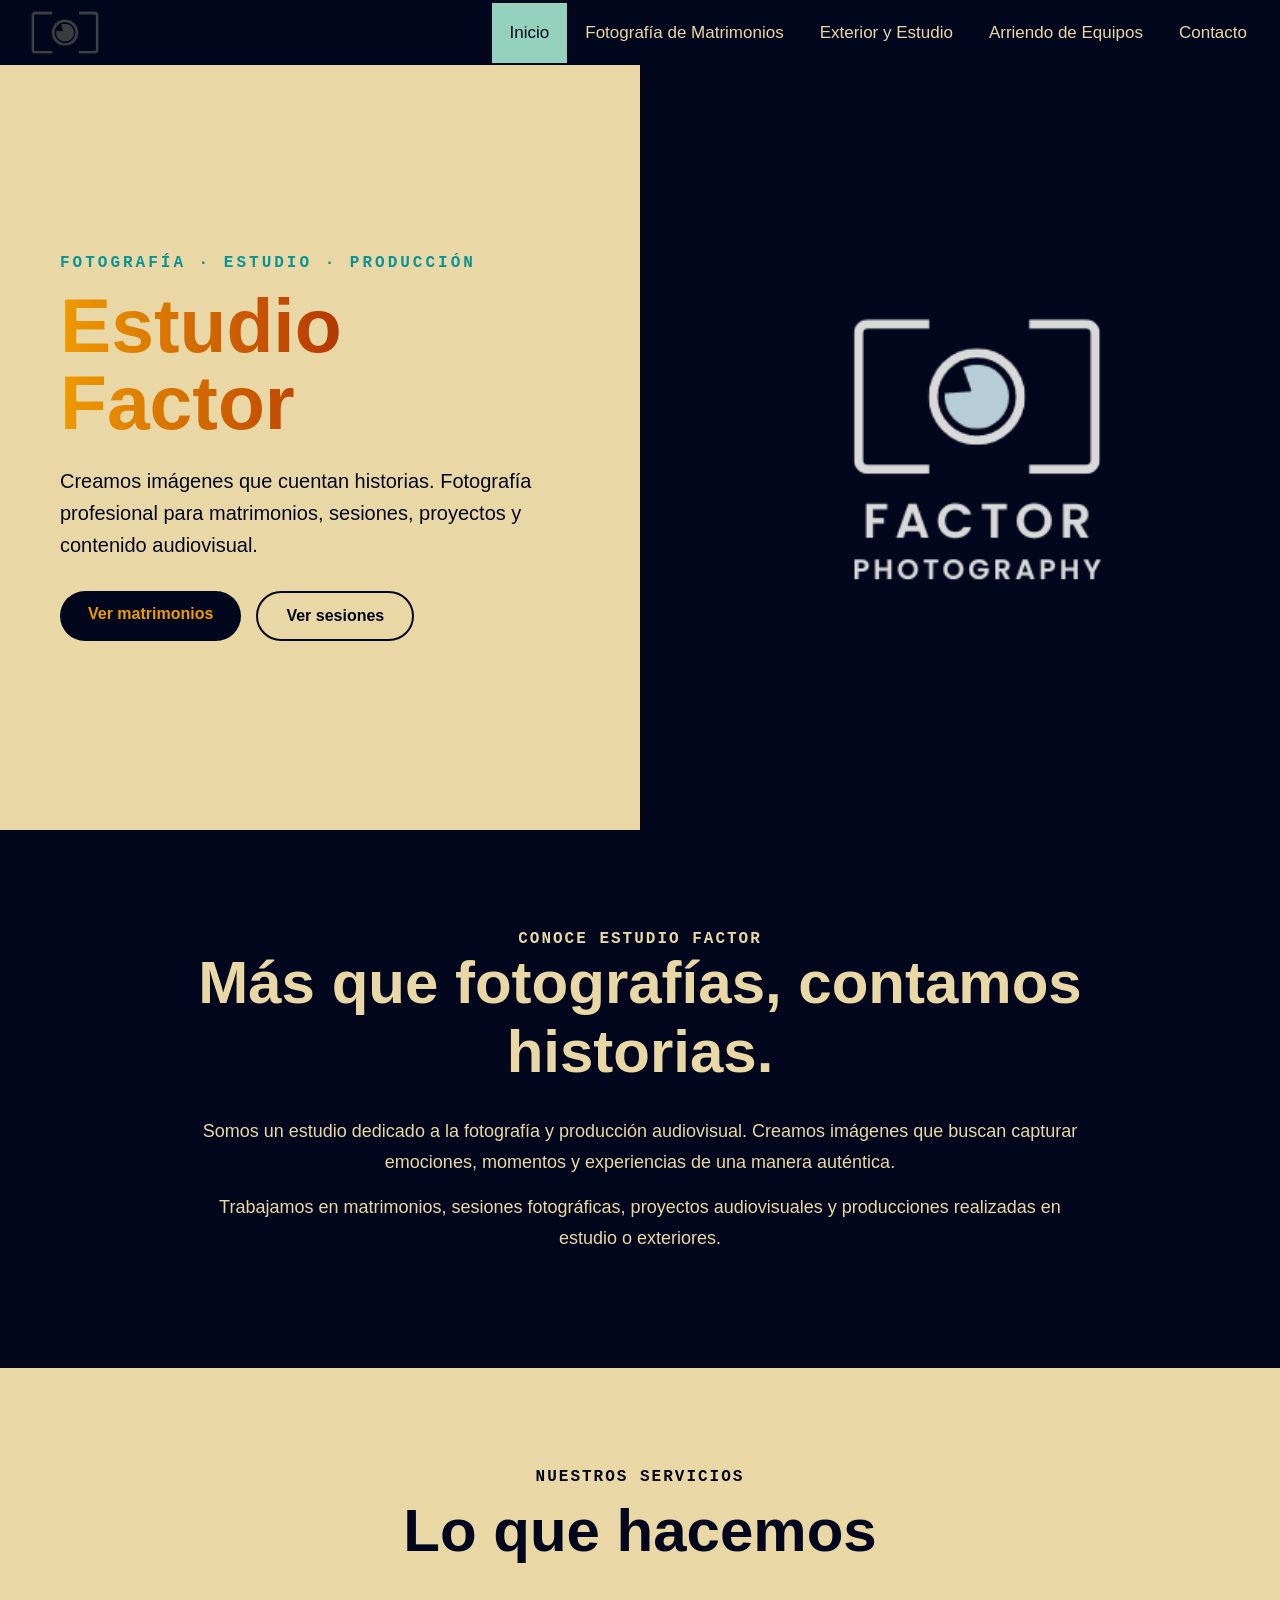
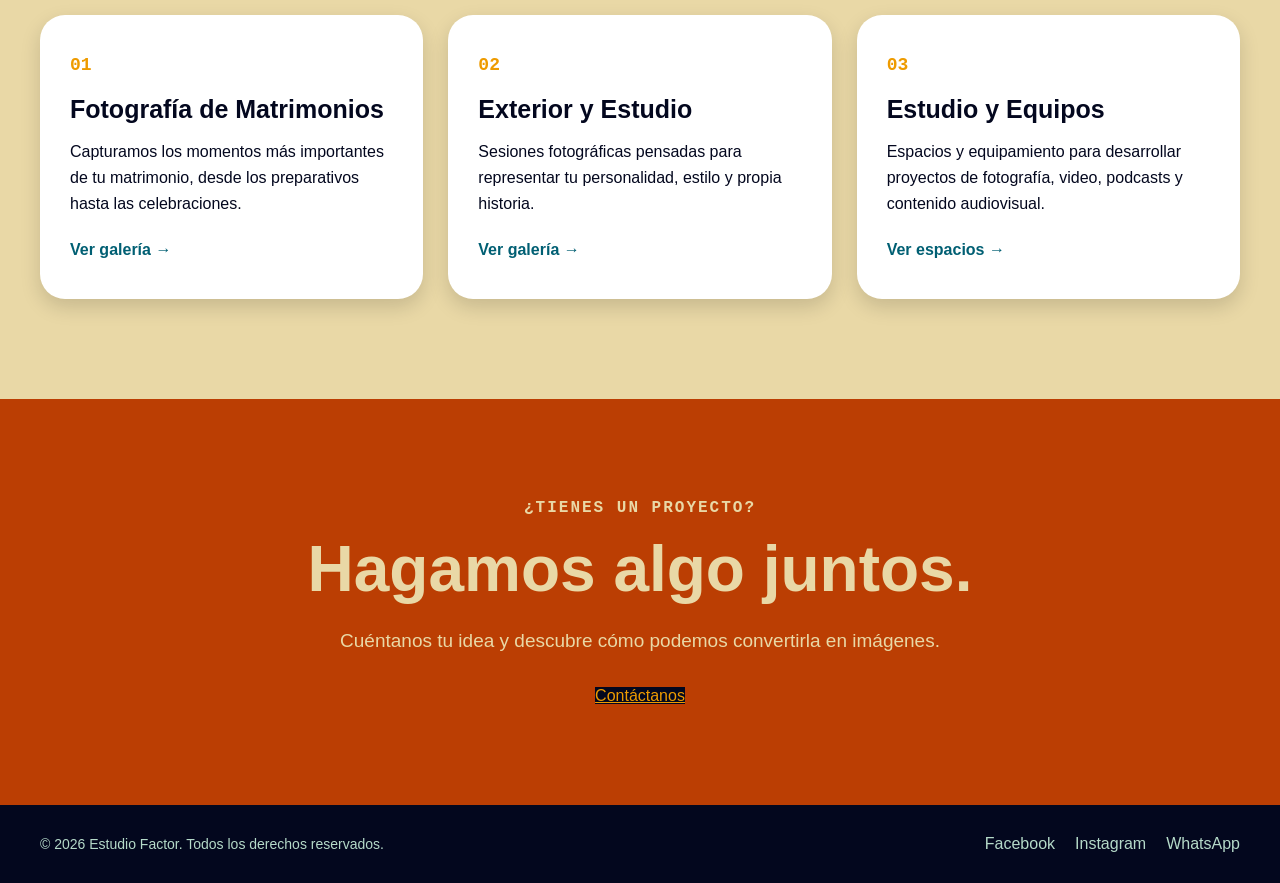
<file: index.html>
<!DOCTYPE html>
<html lang="es">
<head>
    <meta charset="UTF-8">
    <meta name="viewport" content="width=device-width, initial-scale=1.0">
    <meta name="description" content="Estudio Factor: fotografía de matrimonios, sesiones, estudio y producción audiovisual en Rancagua.">
    <meta name="author" content="Estudio Factor">
    <title>Estudio Factor | Fotografía y Producción Audiovisual</title>

    <link rel="icon" type="image/svg+xml" href="favicon.svg">

    <!-- Open Graph -->
    <meta property="og:title" content="Estudio Factor | Fotografía y Producción Audiovisual">
    <meta property="og:description" content="Fotografía profesional para matrimonios, sesiones y producción audiovisual en Rancagua.">
    <meta property="og:image" content="og-image.jpg">
    <meta property="og:type" content="website">
    <meta property="og:locale" content="es_CL">

    <link rel="stylesheet" href="inicio.css">
    <script src="function.js" defer></script>
</head>
<body>

    <!-- Barra de navegación -->
    <header>
        <nav class="navbar" id="myNavbar" aria-label="Navegación principal">

            <a href="index.html" class="logo" aria-label="Ir al inicio">
                <img class="lo" src="logoPhoto.png" alt="Logo de Estudio Factor">
            </a>

            <div class="nav-links">
                <a href="index.html" class="active">Inicio</a>
                <a href="matrimonio.html">Fotografía de Matrimonios</a>
                <a href="exterior.html">Exterior y Estudio</a>
                <a href="arriendo.html">Arriendo de Equipos</a>
                <a href="Contacto.html">Contacto</a>
            </div>

            <button
                class="menu-toggle"
                id="menuToggle"
                type="button"
                aria-label="Abrir menú de navegación"
                aria-controls="myNavbar"
                aria-expanded="false"
            >
                ☰
            </button>

        </nav>
    </header>


    <!-- Contenido principal -->
    <main>

        <!-- Hero -->
        <section class="hero">

            <div class="hero-content">

                <p class="eyebrow">FOTOGRAFÍA · ESTUDIO · PRODUCCIÓN</p>
                <h1>Estudio Factor</h1>
                <p class="hero-description">
                    Creamos imágenes que cuentan historias.
                    Fotografía profesional para matrimonios,
                    sesiones, proyectos y contenido audiovisual.
                </p>

                <div class="hero-buttons">
                    <a href="matrimonio.html" class="boton">Ver matrimonios</a>
                    <a href="exterior.html" class="boton boton-secundario">Ver sesiones</a>
                </div>

            </div>

            <div class="hero-image" role="img" aria-label="Fotografía profesional de Estudio Factor"></div>

        </section>


        <!-- Sobre nosotros -->
        <section class="sobre-nosotros" id="nosotros">
            <div class="sobre-contenido">

                <p class="eyebrow">CONOCE ESTUDIO FACTOR</p>
                <h2>Más que fotografías, contamos historias.</h2>
                <p>
                    Somos un estudio dedicado a la fotografía
                    y producción audiovisual. Creamos imágenes
                    que buscan capturar emociones, momentos
                    y experiencias de una manera auténtica.
                </p>
                <p>
                    Trabajamos en matrimonios, sesiones
                    fotográficas, proyectos audiovisuales
                    y producciones realizadas en estudio
                    o exteriores.
                </p>

            </div>
        </section>


        <!-- Servicios -->
        <section class="servicios">

            <div class="servicios-titulo">
                <p class="eyebrow">NUESTROS SERVICIOS</p>
                <h2>Lo que hacemos</h2>
            </div>

            <div class="servicios-grid">

                <!-- Matrimonios -->
                <article class="servicio">
                    <div class="servicio-numero">01</div>
                    <h3>Fotografía de Matrimonios</h3>
                    <p>
                        Capturamos los momentos más importantes
                        de tu matrimonio, desde los preparativos
                        hasta las celebraciones.
                    </p>
                    <a href="matrimonio.html">Ver galería →</a>
                </article>

                <!-- Exterior -->
                <article class="servicio">
                    <div class="servicio-numero">02</div>
                    <h3>Exterior y Estudio</h3>
                    <p>
                        Sesiones fotográficas pensadas para
                        representar tu personalidad, estilo
                        y propia historia.
                    </p>
                    <a href="exterior.html">Ver galería →</a>
                </article>

                <!-- Arriendo -->
                <article class="servicio">
                    <div class="servicio-numero">03</div>
                    <h3>Estudio y Equipos</h3>
                    <p>
                        Espacios y equipamiento para desarrollar
                        proyectos de fotografía, video, podcasts
                        y contenido audiovisual.
                    </p>
                    <a href="arriendo.html">Ver espacios →</a>
                </article>

            </div>

        </section>


        <!-- Llamado a la acción -->
        <section class="contacto">
            <div class="contacto-contenido">

                <p class="eyebrow">¿TIENES UN PROYECTO?</p>
                <h2>Hagamos algo juntos.</h2>
                <p>
                    Cuéntanos tu idea y descubre cómo
                    podemos convertirla en imágenes.
                </p>
                <a href="Contacto.html" class="boton">Contáctanos</a>

            </div>
        </section>

    </main>


    <!-- Footer -->
    <footer>
        <div class="footer-content">

            <p>© 2026 Estudio Factor. Todos los derechos reservados.</p>

            <nav aria-label="Redes sociales">
                <ul class="social">
                    <li><a href="#" aria-label="Facebook">Facebook</a></li>
                    <li><a href="#" aria-label="Instagram">Instagram</a></li>
                    <li><a href="#" aria-label="WhatsApp">WhatsApp</a></li>
                </ul>
            </nav>

        </div>
    </footer>


    <!-- Botón volver arriba -->
    <button id="backToTop" class="back-to-top" type="button" aria-label="Volver al inicio">
        ↑
    </button>

</body>
</html>
</file>
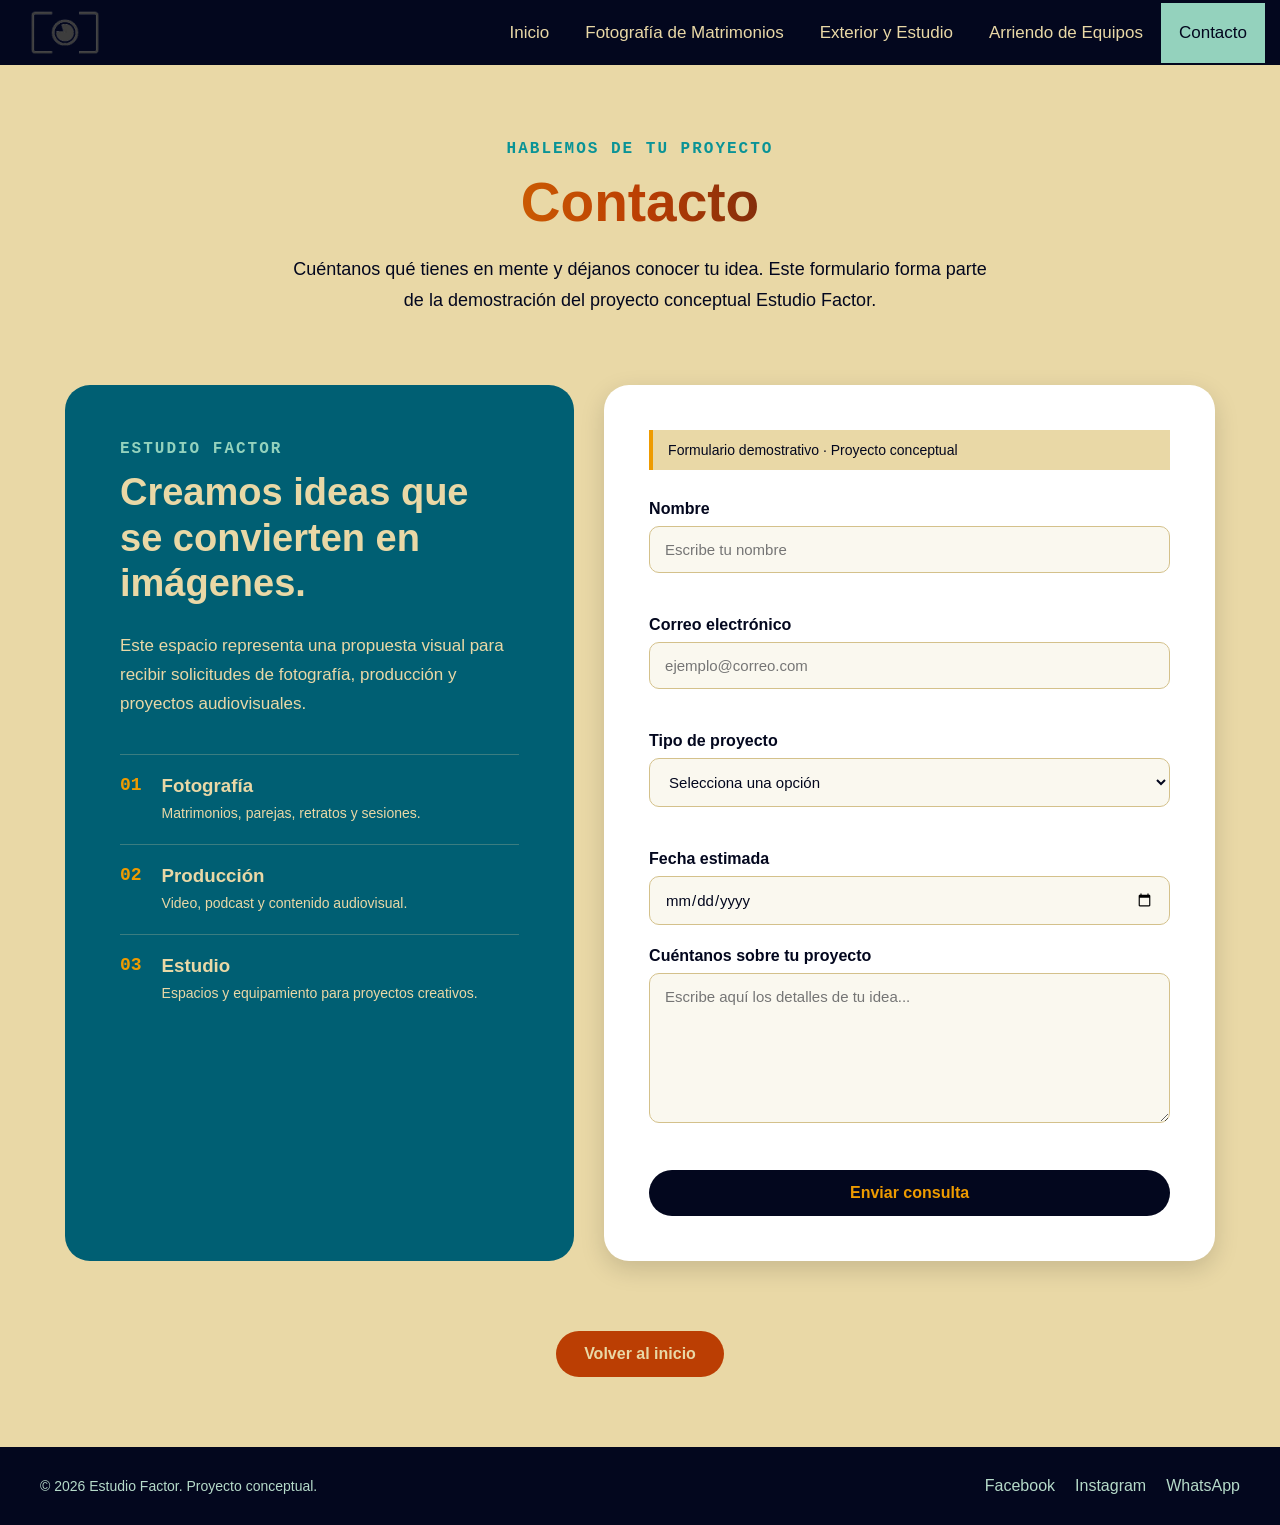
<file: Contacto.html>
<!DOCTYPE html>
<html lang="es">
<head>
    <meta charset="UTF-8">
    <meta name="viewport" content="width=device-width, initial-scale=1.0">
    <meta name="description" content="Formulario de contacto demostrativo de Estudio Factor.">
    <title>Contacto | Estudio Factor</title>

    <link rel="icon" type="image/svg+xml" href="favicon.svg">

    <!-- Open Graph -->
    <meta property="og:title" content="Contacto | Estudio Factor">
    <meta property="og:description" content="Cuéntanos sobre tu proyecto de fotografía o producción audiovisual.">
    <meta property="og:image" content="og-image.jpg">
    <meta property="og:type" content="website">
    <meta property="og:locale" content="es_CL">

    <link rel="stylesheet" href="Contacto.css">
    <script src="function.js" defer></script>
</head>
<body>

    <!-- Barra de navegación -->
    <header>
        <nav class="navbar" id="myNavbar" aria-label="Navegación principal">

            <a href="index.html" class="logo" aria-label="Ir al inicio">
                <img class="lo" src="logoPhoto.png" alt="Logo de Estudio Factor">
            </a>

            <div class="nav-links">
                <a href="index.html">Inicio</a>
                <a href="matrimonio.html">Fotografía de Matrimonios</a>
                <a href="exterior.html">Exterior y Estudio</a>
                <a href="arriendo.html">Arriendo de Equipos</a>
                <a href="Contacto.html" class="active">Contacto</a>
            </div>

            <button
                class="menu-toggle"
                id="menuToggle"
                type="button"
                aria-label="Abrir menú de navegación"
                aria-controls="myNavbar"
                aria-expanded="false"
            >
                ☰
            </button>

        </nav>
    </header>


    <!-- Contenido principal -->
    <main>

        <!-- Intro -->
        <section class="contacto-intro">
            <p class="eyebrow">HABLEMOS DE TU PROYECTO</p>
            <h1>Contacto</h1>
            <p>
                Cuéntanos qué tienes en mente y déjanos conocer
                tu idea. Este formulario forma parte de la
                demostración del proyecto conceptual Estudio Factor.
            </p>
        </section>


        <!-- Contacto -->
        <section class="contacto-container">

            <!-- Información -->
            <div class="contacto-info">

                <p class="eyebrow">ESTUDIO FACTOR</p>
                <h2>Creamos ideas que se convierten en imágenes.</h2>
                <p>
                    Este espacio representa una propuesta visual
                    para recibir solicitudes de fotografía,
                    producción y proyectos audiovisuales.
                </p>

                <div class="contacto-item">
                    <span>01</span>
                    <div>
                        <h3>Fotografía</h3>
                        <p>Matrimonios, parejas, retratos y sesiones.</p>
                    </div>
                </div>

                <div class="contacto-item">
                    <span>02</span>
                    <div>
                        <h3>Producción</h3>
                        <p>Video, podcast y contenido audiovisual.</p>
                    </div>
                </div>

                <div class="contacto-item">
                    <span>03</span>
                    <div>
                        <h3>Estudio</h3>
                        <p>Espacios y equipamiento para proyectos creativos.</p>
                    </div>
                </div>

            </div>


            <!-- Formulario -->
            <div class="formulario-container">

                <p class="formulario-aviso">Formulario demostrativo · Proyecto conceptual</p>

                <form id="contactForm" novalidate>

                    <!-- Nombre -->
                    <div class="campo">
                        <label for="nombre">Nombre</label>
                        <input
                            type="text"
                            id="nombre"
                            name="nombre"
                            placeholder="Escribe tu nombre"
                            autocomplete="name"
                            required
                        >
                        <small class="error" id="errorNombre"></small>
                    </div>

                    <!-- Correo -->
                    <div class="campo">
                        <label for="correo">Correo electrónico</label>
                        <input
                            type="email"
                            id="correo"
                            name="correo"
                            placeholder="ejemplo@correo.com"
                            autocomplete="email"
                            required
                        >
                        <small class="error" id="errorCorreo"></small>
                    </div>

                    <!-- Tipo de proyecto -->
                    <div class="campo">
                        <label for="proyecto">Tipo de proyecto</label>
                        <select id="proyecto" name="proyecto" required>
                            <option value="" disabled selected>Selecciona una opción</option>
                            <option value="matrimonio">Fotografía de Matrimonio</option>
                            <option value="exterior">Sesión Exterior</option>
                            <option value="estudio">Sesión de Estudio</option>
                            <option value="produccion">Producción Audiovisual</option>
                            <option value="arriendo">Arriendo de Estudio o Equipos</option>
                            <option value="otro">Otro proyecto</option>
                        </select>
                        <small class="error" id="errorProyecto"></small>
                    </div>

                    <!-- Fecha -->
                    <div class="campo">
                        <label for="fecha">Fecha estimada</label>
                        <input type="date" id="fecha" name="fecha">
                    </div>

                    <!-- Mensaje -->
                    <div class="campo">
                        <label for="mensaje">Cuéntanos sobre tu proyecto</label>
                        <textarea
                            id="mensaje"
                            name="mensaje"
                            rows="6"
                            placeholder="Escribe aquí los detalles de tu idea..."
                            required
                        ></textarea>
                        <small class="error" id="errorMensaje"></small>
                    </div>

                    <!-- Botón -->
                    <button type="submit" class="boton">Enviar consulta</button>

                    <!-- Mensaje de éxito -->
                    <div id="formMessage" class="form-message" role="status" aria-live="polite"></div>

                </form>

            </div>

        </section>


        <!-- Botón volver -->
        <section class="volver">
            <a href="index.html" class="boton boton-secundario">Volver al inicio</a>
        </section>

    </main>


    <!-- Footer -->
    <footer>
        <div class="footer-content">

            <p>© 2026 Estudio Factor. Proyecto conceptual.</p>

            <nav aria-label="Redes sociales">
                <ul class="social">
                    <li><a href="#">Facebook</a></li>
                    <li><a href="#">Instagram</a></li>
                    <li><a href="#">WhatsApp</a></li>
                </ul>
            </nav>

        </div>
    </footer>


    <!-- Botón volver arriba -->
    <button id="backToTop" class="back-to-top" type="button" aria-label="Volver al inicio">
        ↑
    </button>

</body>
</html>
</file>
<file: inicio.css>
/* Variables de color compartidas */
@import url("variables.css");

/* Configuración general */
*,
*::before,
*::after {
    margin: 0;
    padding: 0;
    box-sizing: border-box;
}

html {
    scroll-behavior: smooth;
}

body {
    font-family: Arial, sans-serif;
    background-color: var(--color-cream);
    color: var(--color-dark);
}


/* Barra de navegación */
.navbar {
    width: 100%;
    min-height: 65px;
    background-color: var(--color-dark);
    display: flex;
    align-items: center;
    padding: 0 15px;
    position: relative;
    z-index: 1000;
}

.logo {
    display: flex;
    align-items: center;
    padding: 8px 15px;
    text-decoration: none;
}

.lo {
    width: 70px;
    height: auto;
    object-fit: contain;
}

.nav-links {
    display: flex;
    align-items: center;
    margin-left: auto;
}

.nav-links a {
    display: block;
    color: var(--color-cream);
    text-align: center;
    padding: 20px 18px;
    text-decoration: none;
    font-size: 17px;
    transition: 0.3s ease;
}

.nav-links a:hover {
    background-color: var(--color-orange);
    color: var(--color-dark);
}

.nav-links a.active {
    background-color: var(--color-teal-light);
    color: var(--color-dark);
}

.menu-toggle {
    display: none;
    background: none;
    border: none;
    color: var(--color-cream);
    font-size: 28px;
    cursor: pointer;
    padding: 10px;
}


/* Hero */
.hero {
    min-height: 85vh;
    display: grid;
    grid-template-columns: 1fr 1fr;
    align-items: center;
    background-color: var(--color-cream);
}

.hero-content {
    padding: 60px;
    max-width: 650px;
    margin: auto;
}

.hero .eyebrow {
    color: var(--color-teal);
    font-family: "Courier New", monospace;
    font-size: 16px;
    font-weight: bold;
    letter-spacing: 3px;
    margin-bottom: 15px;
}

.hero h1 {
    font-size: clamp(50px, 6vw, 90px);
    line-height: 1;
    margin-bottom: 25px;
    background: linear-gradient(to right, var(--color-orange), var(--color-rust), var(--color-dark));
    -webkit-background-clip: text;
    -webkit-text-fill-color: transparent;
}

.hero-description {
    max-width: 550px;
    font-size: 20px;
    line-height: 1.6;
    color: var(--color-dark);
    margin-bottom: 30px;
}

.hero-buttons {
    display: flex;
    gap: 15px;
    flex-wrap: wrap;
}

.hero .boton {
    display: inline-block;
    padding: 14px 28px;
    background-color: var(--color-dark);
    color: var(--color-orange);
    text-decoration: none;
    border-radius: 30px;
    font-weight: bold;
    transition: 0.3s ease;
}

.hero .boton:hover {
    background-color: var(--color-orange);
    color: var(--color-dark);
    transform: translateY(-3px);
}

.hero .boton-secundario {
    background-color: transparent;
    border: 2px solid var(--color-dark);
    color: var(--color-dark);
}

.hero .boton-secundario:hover {
    background-color: var(--color-dark);
    color: var(--color-cream);
}

.hero-image {
    min-height: 85vh;
    background-image: url("principal.png");
    background-size: cover;
    background-position: center;
}


/* Genéricos */
section {
    width: 100%;
}

h1,
h2,
h3 {
    font-family: Arial, sans-serif;
}

.eyebrow {
    font-family: "Courier New", monospace;
    font-weight: bold;
    letter-spacing: 2px;
}

.boton {
    cursor: pointer;
    transition: 0.3s ease;
}


/* Sobre nosotros */
.sobre-nosotros {
    background-color: var(--color-dark);
    color: var(--color-cream);
    padding: 100px 30px;
}

.sobre-contenido {
    max-width: 900px;
    margin: auto;
    text-align: center;
}

.sobre-contenido h2 {
    font-size: clamp(35px, 5vw, 60px);
    margin-bottom: 30px;
}

.sobre-contenido p:not(.eyebrow) {
    font-size: 18px;
    line-height: 1.7;
    margin-bottom: 15px;
}


/* Servicios */
.servicios {
    padding: 100px 30px;
    background-color: var(--color-cream);
}

.servicios-titulo {
    max-width: 1200px;
    margin: 0 auto 50px;
    text-align: center;
}

.servicios-titulo h2 {
    font-size: clamp(40px, 5vw, 60px);
    margin-top: 10px;
}

.servicios-grid {
    max-width: 1200px;
    margin: auto;
    display: grid;
    grid-template-columns: repeat(3, 1fr);
    gap: 25px;
}

.servicio {
    background-color: #fff;
    padding: 40px 30px;
    border-radius: 25px;
    box-shadow: 0 8px 20px rgba(0, 0, 0, 0.15);
    transition: 0.3s ease;
}

.servicio:hover {
    transform: translateY(-8px);
}

.servicio-numero {
    font-family: "Courier New", monospace;
    font-size: 18px;
    color: var(--color-orange);
    font-weight: bold;
    margin-bottom: 20px;
}

.servicio h3 {
    font-size: 25px;
    margin-bottom: 15px;
}

.servicio p {
    font-size: 16px;
    line-height: 1.6;
    margin-bottom: 25px;
}

.servicio a {
    color: var(--color-blue);
    font-weight: bold;
    text-decoration: none;
    transition: 0.3s ease;
}

.servicio a:hover {
    color: var(--color-rust);
}


/* Contacto */
.contacto {
    background-color: var(--color-rust);
    color: var(--color-cream);
    padding: 100px 30px;
    text-align: center;
}

.contacto-contenido {
    max-width: 800px;
    margin: auto;
}

.contacto h2 {
    font-size: clamp(40px, 5vw, 65px);
    margin: 15px 0 20px;
}

.contacto p:not(.eyebrow) {
    font-size: 19px;
    line-height: 1.6;
    margin-bottom: 30px;
}

.contacto .boton {
    background-color: var(--color-dark);
    color: var(--color-orange);
}

.contacto .boton:hover {
    background-color: var(--color-cream);
    color: var(--color-dark);
}


/* Footer */
footer {
    width: 100%;
    background-color: var(--color-dark);
    padding: 30px 20px;
}

.footer-content {
    max-width: 1200px;
    margin: auto;
    display: flex;
    justify-content: space-between;
    align-items: center;
    gap: 20px;
}

.footer-content p {
    color: var(--color-footer-text);
    font-size: 14px;
}

.social {
    display: flex;
    justify-content: center;
    align-items: center;
    gap: 20px;
    list-style: none;
}

.social li a {
    display: inline-block;
    color: var(--color-footer-text);
    text-decoration: none;
    transition: 0.3s ease;
}

.social li a:hover {
    color: var(--color-orange);
    transform: translateY(-4px);
}


/* Botón volver arriba */
.back-to-top {
    position: fixed;
    right: 25px;
    bottom: 25px;
    width: 50px;
    height: 50px;
    border: none;
    border-radius: 50%;
    background-color: var(--color-dark);
    color: var(--color-orange);
    font-size: 24px;
    cursor: pointer;
    display: flex;
    align-items: center;
    justify-content: center;
    opacity: 0;
    visibility: hidden;
    transform: translateY(15px);
    transition: opacity 0.3s ease, visibility 0.3s ease, transform 0.3s ease, background-color 0.3s ease;
    z-index: 5000;
}

.back-to-top.show {
    opacity: 1;
    visibility: visible;
    transform: translateY(0);
}

.back-to-top:hover {
    background-color: var(--color-orange);
    color: var(--color-dark);
    transform: translateY(-4px);
}


/* Tablet */
@media screen and (max-width: 1000px) {

    .nav-links a {
        padding: 18px 12px;
        font-size: 15px;
    }

    .hero-content {
        padding: 40px;
    }

    .hero h1 {
        font-size: 55px;
    }

    .hero-description {
        font-size: 18px;
    }

}


/* Celular */
@media screen and (max-width: 768px) {

    /* Navbar */
    .navbar {
        min-height: 65px;
        padding: 0 10px;
    }

    .lo {
        width: 65px;
    }

    .menu-toggle {
        display: block;
        margin-left: auto;
    }

    .nav-links {
        display: none;
        position: absolute;
        top: 65px;
        left: 0;
        width: 100%;
        background-color: var(--color-dark);
        flex-direction: column;
    }

    .nav-links.responsive {
        display: flex;
    }

    .nav-links a {
        width: 100%;
        padding: 16px;
        text-align: center;
        border-top: 1px solid rgba(255, 255, 255, 0.08);
    }

    /* Hero */
    .hero {
        min-height: auto;
        grid-template-columns: 1fr;
    }

    .hero-content {
        padding: 55px 25px;
        text-align: center;
        max-width: 100%;
    }

    .hero .eyebrow {
        font-size: 13px;
        letter-spacing: 2px;
    }

    .hero h1 {
        font-size: 52px;
        line-height: 1.05;
    }

    .hero-description {
        font-size: 17px;
        line-height: 1.5;
        margin-left: auto;
        margin-right: auto;
    }

    .hero-buttons {
        justify-content: center;
    }

    .hero .boton {
        padding: 13px 22px;
    }

    .hero-image {
        min-height: 450px;
        background-size: cover;
        background-position: center;
    }

    /* Footer */
    .footer-content {
        flex-direction: column;
        text-align: center;
    }

    /* Secciones */
    .sobre-nosotros {
        padding: 70px 25px;
    }

    .sobre-contenido p:not(.eyebrow) {
        font-size: 16px;
        text-align: left;
    }

    .servicios {
        padding: 70px 20px;
    }

    .servicios-grid {
        grid-template-columns: 1fr;
    }

    .servicio {
        padding: 30px 25px;
    }

    .contacto {
        padding: 70px 25px;
    }

    .contacto h2 {
        font-size: 40px;
    }

    .contacto p:not(.eyebrow) {
        font-size: 16px;
    }

}


/* Celulares pequeños */
@media screen and (max-width: 400px) {

    .hero-content {
        padding: 45px 18px;
    }

    .hero h1 {
        font-size: 42px;
    }

    .hero-description {
        font-size: 15px;
    }

    .hero .eyebrow {
        font-size: 11px;
    }

    .hero-buttons {
        flex-direction: column;
        align-items: center;
    }

    .hero .boton {
        width: 200px;
        text-align: center;
    }

    .hero-image {
        min-height: 350px;
    }

}


/* Botón volver arriba en celular */
@media screen and (max-width: 600px) {

    .back-to-top {
        right: 15px;
        bottom: 15px;
        width: 45px;
        height: 45px;
        font-size: 21px;
    }

}
</file>
<file: Contacto.css>
/* Variables de color */
:root {
    --color-dark: #03071e;
    --color-cream: #e9d8a6;
    --color-orange: #ee9b00;
    --color-teal: #0a9396;
    --color-teal-light: #94d2bd;
    --color-blue: #005f73;
    --color-rust: #bb3e03;
    --color-white: #ffffff;
    --color-footer-text: #b5dac9;
}

/* Configuración general */
*,
*::before,
*::after {
    margin: 0;
    padding: 0;
    box-sizing: border-box;
}

html {
    scroll-behavior: smooth;
}

body {
    font-family: Arial, sans-serif;
    background-color: var(--color-cream);
    color: var(--color-dark);
}


/* Navbar */
.navbar {
    width: 100%;
    min-height: 65px;
    background-color: var(--color-dark);
    display: flex;
    align-items: center;
    padding: 0 15px;
    position: relative;
    z-index: 1000;
}

.logo {
    display: flex;
    align-items: center;
    padding: 8px 15px;
    text-decoration: none;
}

.lo {
    width: 70px;
    height: auto;
    object-fit: contain;
}

.nav-links {
    display: flex;
    align-items: center;
    margin-left: auto;
}

.nav-links a {
    display: block;
    color: var(--color-cream);
    padding: 20px 18px;
    text-decoration: none;
    font-size: 17px;
    transition: 0.3s ease;
}

.nav-links a:hover {
    background-color: var(--color-orange);
    color: var(--color-dark);
}

.nav-links a.active {
    background-color: var(--color-teal-light);
    color: var(--color-dark);
}

.menu-toggle {
    display: none;
    background: none;
    border: none;
    color: var(--color-cream);
    font-size: 28px;
    cursor: pointer;
    padding: 10px;
}


/* Intro */
.contacto-intro {
    max-width: 850px;
    margin: auto;
    padding: 75px 25px 45px;
    text-align: center;
}

.eyebrow {
    color: var(--color-teal);
    font-family: "Courier New", monospace;
    font-size: 16px;
    font-weight: bold;
    letter-spacing: 2px;
    margin-bottom: 12px;
}

.contacto-intro h1 {
    font-size: 55px;
    margin-bottom: 20px;
    background: linear-gradient(to right, var(--color-orange), var(--color-rust), var(--color-dark));
    -webkit-background-clip: text;
    -webkit-text-fill-color: transparent;
}

.contacto-intro > p:last-child {
    max-width: 700px;
    margin: auto;
    font-size: 18px;
    line-height: 1.7;
}


/* Contenedor contacto */
.contacto-container {
    max-width: 1200px;
    margin: 0 auto;
    padding: 25px;
    display: grid;
    grid-template-columns: 1fr 1.2fr;
    gap: 30px;
}


/* Información */
.contacto-info {
    padding: 55px;
    background-color: var(--color-blue);
    color: var(--color-cream);
    border-radius: 25px;
}

.contacto-info .eyebrow {
    color: var(--color-teal-light);
}

.contacto-info h2 {
    font-size: 38px;
    line-height: 1.2;
    margin-bottom: 25px;
}

.contacto-info > p:not(.eyebrow) {
    font-size: 17px;
    line-height: 1.7;
    margin-bottom: 35px;
}

.contacto-item {
    display: flex;
    gap: 20px;
    padding: 20px 0;
    border-top: 1px solid rgba(233, 216, 166, 0.25);
}

.contacto-item span {
    color: var(--color-orange);
    font-family: "Courier New", monospace;
    font-weight: bold;
    font-size: 18px;
}

.contacto-item h3 {
    margin-bottom: 6px;
}

.contacto-item p {
    font-size: 14px;
    line-height: 1.5;
}


/* Formulario */
.formulario-container {
    background-color: var(--color-white);
    padding: 45px;
    border-radius: 25px;
    box-shadow: 0 8px 25px rgba(0, 0, 0, 0.15);
}

.formulario-aviso {
    margin-bottom: 30px;
    padding: 12px 15px;
    background-color: var(--color-cream);
    border-left: 4px solid var(--color-orange);
    color: var(--color-dark);
    font-size: 14px;
}

.campo {
    margin-bottom: 22px;
}

.campo label {
    display: block;
    margin-bottom: 8px;
    font-weight: bold;
    color: var(--color-dark);
}

.campo input,
.campo select,
.campo textarea {
    width: 100%;
    padding: 14px 15px;
    border: 1px solid #d4c18b;
    border-radius: 10px;
    background-color: #faf8ef;
    color: var(--color-dark);
    font-family: Arial, sans-serif;
    font-size: 15px;
    outline: none;
    transition: border-color 0.3s ease, box-shadow 0.3s ease;
}

.campo input:focus,
.campo select:focus,
.campo textarea:focus {
    border-color: var(--color-teal);
    box-shadow: 0 0 0 3px rgba(10, 147, 150, 0.15);
}

.campo textarea {
    resize: vertical;
    min-height: 150px;
}

.campo input.campo-invalido,
.campo select.campo-invalido,
.campo textarea.campo-invalido {
    border-color: var(--color-rust);
}

.error {
    display: block;
    margin-top: 5px;
    color: var(--color-rust);
    font-size: 13px;
    min-height: 16px;
}


/* Botones */
.boton {
    display: inline-block;
    padding: 14px 28px;
    border: none;
    background-color: var(--color-dark);
    color: var(--color-orange);
    text-decoration: none;
    font-size: 16px;
    font-weight: bold;
    border-radius: 25px;
    cursor: pointer;
    transition: 0.3s ease;
}

.boton:hover {
    background-color: var(--color-orange);
    color: var(--color-dark);
    transform: translateY(-3px);
}

.formulario-container .boton {
    width: 100%;
}

.boton-secundario {
    background-color: var(--color-rust);
    color: var(--color-cream);
}


/* Mensaje de formulario */
.form-message {
    margin-top: 20px;
    padding: 15px;
    border-radius: 10px;
    font-size: 15px;
    text-align: center;
    display: none;
}

.form-message.show {
    display: block;
    background-color: var(--color-teal-light);
    color: var(--color-dark);
}

.form-message.error-message.show {
    background-color: #f5d5c8;
    color: var(--color-rust);
}


/* Volver */
.volver {
    padding: 45px 25px 70px;
    text-align: center;
}


/* Footer */
footer {
    background-color: var(--color-dark);
    padding: 30px 20px;
}

.footer-content {
    max-width: 1200px;
    margin: auto;
    display: flex;
    justify-content: space-between;
    align-items: center;
    gap: 20px;
}

.footer-content p {
    color: var(--color-footer-text);
    font-size: 14px;
}

.social {
    display: flex;
    gap: 20px;
    list-style: none;
}

.social a {
    color: var(--color-footer-text);
    text-decoration: none;
    transition: 0.3s;
}

.social a:hover {
    color: var(--color-orange);
}


/* Botón volver arriba */
.back-to-top {
    position: fixed;
    right: 25px;
    bottom: 25px;
    width: 50px;
    height: 50px;
    border: none;
    border-radius: 50%;
    background-color: var(--color-dark);
    color: var(--color-orange);
    font-size: 24px;
    cursor: pointer;
    display: flex;
    align-items: center;
    justify-content: center;
    opacity: 0;
    visibility: hidden;
    transform: translateY(15px);
    transition: opacity 0.3s ease, visibility 0.3s ease, transform 0.3s ease;
}

.back-to-top.show {
    opacity: 1;
    visibility: visible;
    transform: translateY(0);
}

.back-to-top:hover {
    background-color: var(--color-orange);
    color: var(--color-dark);
}


/* Tablet */
@media screen and (max-width: 900px) {

    .nav-links a {
        padding: 18px 10px;
        font-size: 14px;
    }

    .contacto-container {
        grid-template-columns: 1fr;
    }

}


/* Celular */
@media screen and (max-width: 768px) {

    .navbar {
        min-height: 65px;
        padding: 0 10px;
    }

    .lo {
        width: 65px;
    }

    .menu-toggle {
        display: block;
        margin-left: auto;
    }

    .nav-links {
        display: none;
        position: absolute;
        top: 65px;
        left: 0;
        width: 100%;
        flex-direction: column;
        background-color: var(--color-dark);
    }

    .nav-links.responsive {
        display: flex;
    }

    .nav-links a {
        width: 100%;
        padding: 16px;
        text-align: center;
        border-top: 1px solid rgba(255, 255, 255, 0.08);
    }

    .contacto-intro {
        padding: 45px 20px 30px;
    }

    .contacto-intro h1 {
        font-size: 38px;
    }

    .contacto-intro > p:last-child {
        font-size: 16px;
    }

    .contacto-container {
        padding: 15px;
        gap: 20px;
    }

    .contacto-info {
        padding: 35px 25px;
    }

    .contacto-info h2 {
        font-size: 30px;
    }

    .formulario-container {
        padding: 30px 20px;
    }

    .footer-content {
        flex-direction: column;
        text-align: center;
    }

}


/* Celular pequeño */
@media screen and (max-width: 400px) {

    .contacto-intro h1 {
        font-size: 32px;
    }

    .contacto-info h2 {
        font-size: 26px;
    }

    .formulario-aviso {
        font-size: 13px;
    }

    .back-to-top {
        width: 45px;
        height: 45px;
        right: 15px;
        bottom: 15px;
    }

}
</file>
